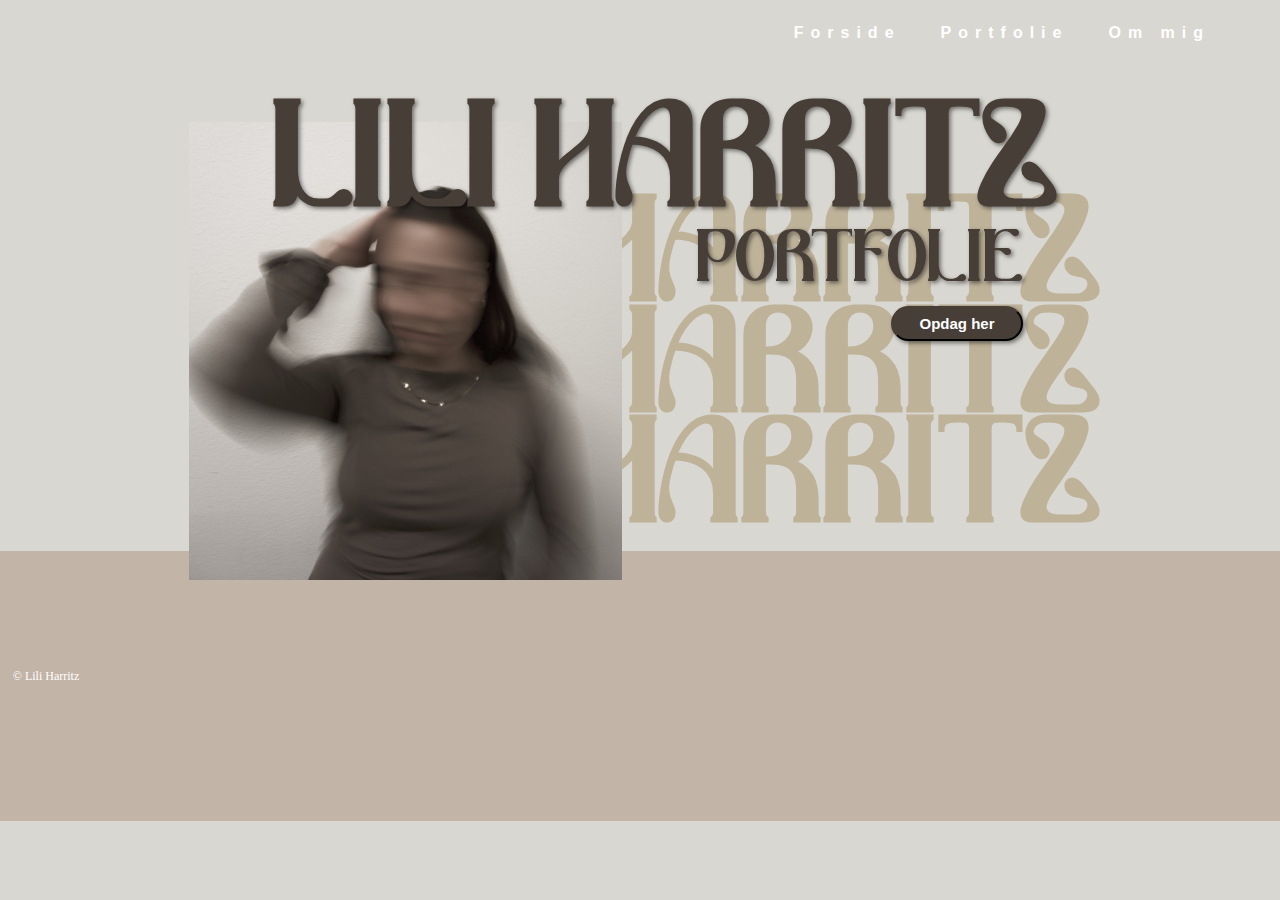
<file: index.html>
<!DOCTYPE html>
<html lang="en">
  <link rel="icon" type="image/jpg" href="img/logo.png" />
  <head>
    <meta charset="UTF-8" />
    <meta name="viewport" content="width=device-width, initial-scale=1.0" />
    <title>Lili Harritz eksamens portfolie</title>
    <link rel="stylesheet" href="./css/style.css" />
    <link rel="stylesheet" href="./css/forside.css" />
  </head>
  <body>
    <header>
      <nav class="navbar">
        <ul>
          <li><a class="nav" href="index.html">Forside</a></li>

          <li><a class="nav" href="portfolie.html">Portfolie</a></li>

          <li><a class="nav" href="ommig.html">Om mig</a></li>
        </ul>
      </nav>
      <div class="hamburger">
        <div class="bar"></div>
      </div>
    </header>
    <nav class="mobile-nav">
      <a href="index.html">Forside</a>
      <a href="portfolie.html">Portfolie</a>
      <a href="ommig.html">Om mig</a>
    </nav>
    <main>
      <div class="test_container">
        <div class="forside_container">
          <h1 class="liliharritz">LILI HARRITZ</h1>
          <div class="forside_billede_container">
            <img class="forsidebillede" src="./img/forsidebillede.png" alt="" />
            <div class="harritzbox">
              <h2 class="portfolie">PORTFOLIE</h2>
              <button class="opdagherknap">
                <a href="portfolie.html">Opdag her</a>
              </button>
              <h3 class="harritzx4">HARRITZ</h3>
              <h3 class="harritzx4">HARRITZ</h3>
              <h3 class="harritzx4">HARRITZ</h3>
              <h3 class="harritzx4">HARRITZ</h3>
              <h3 class="harritzx4">HARRITZ</h3>
              <h3 class="harritzx4">HARRITZ</h3>
            </div>
          </div>
        </div>
      </div>
      <div class="brunbox"></div>
    </main>
    <footer>
      <nav>
        <a
          class="footer_tekst"
          href="https://www.facebook.com/profile.php?id=100010022326182"
          >© Lili Harritz</a
        >
      </nav>
    </footer>
    <script src="main.js"></script>
  </body>
</html>
</file>
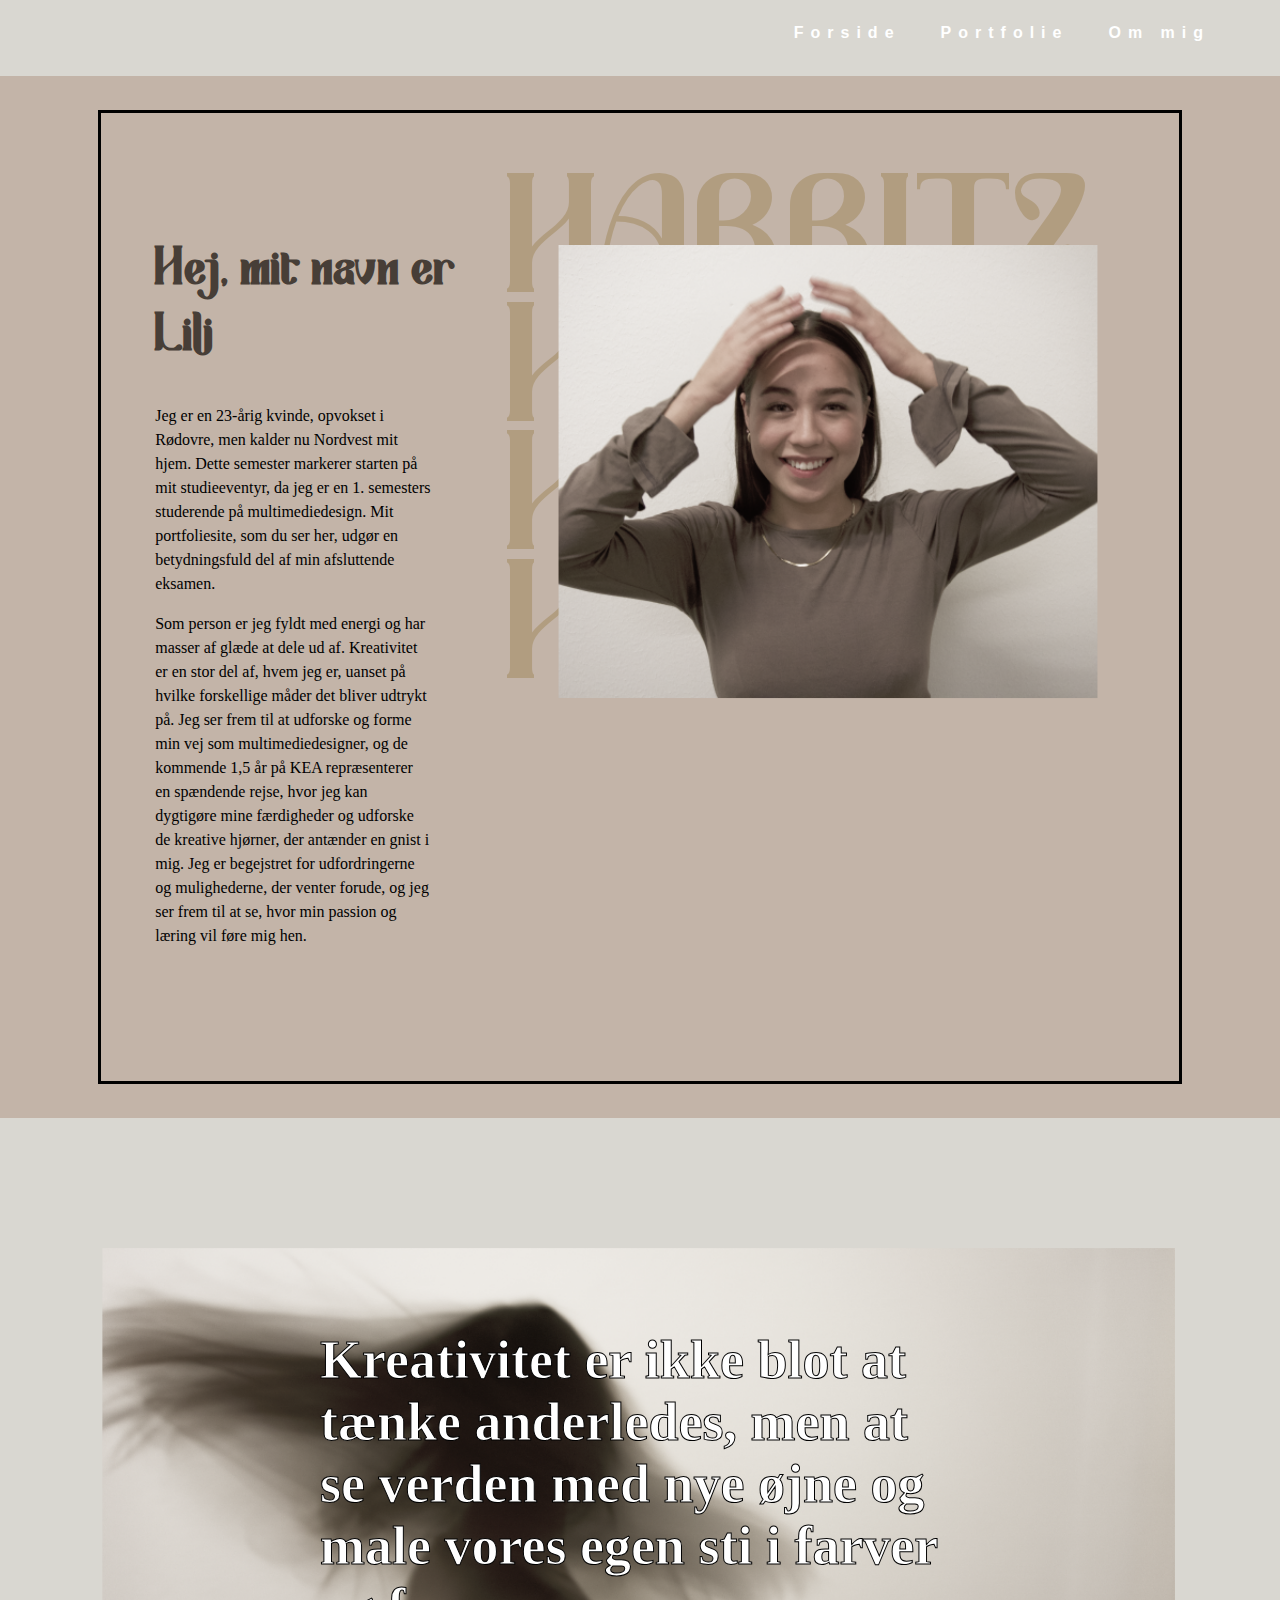
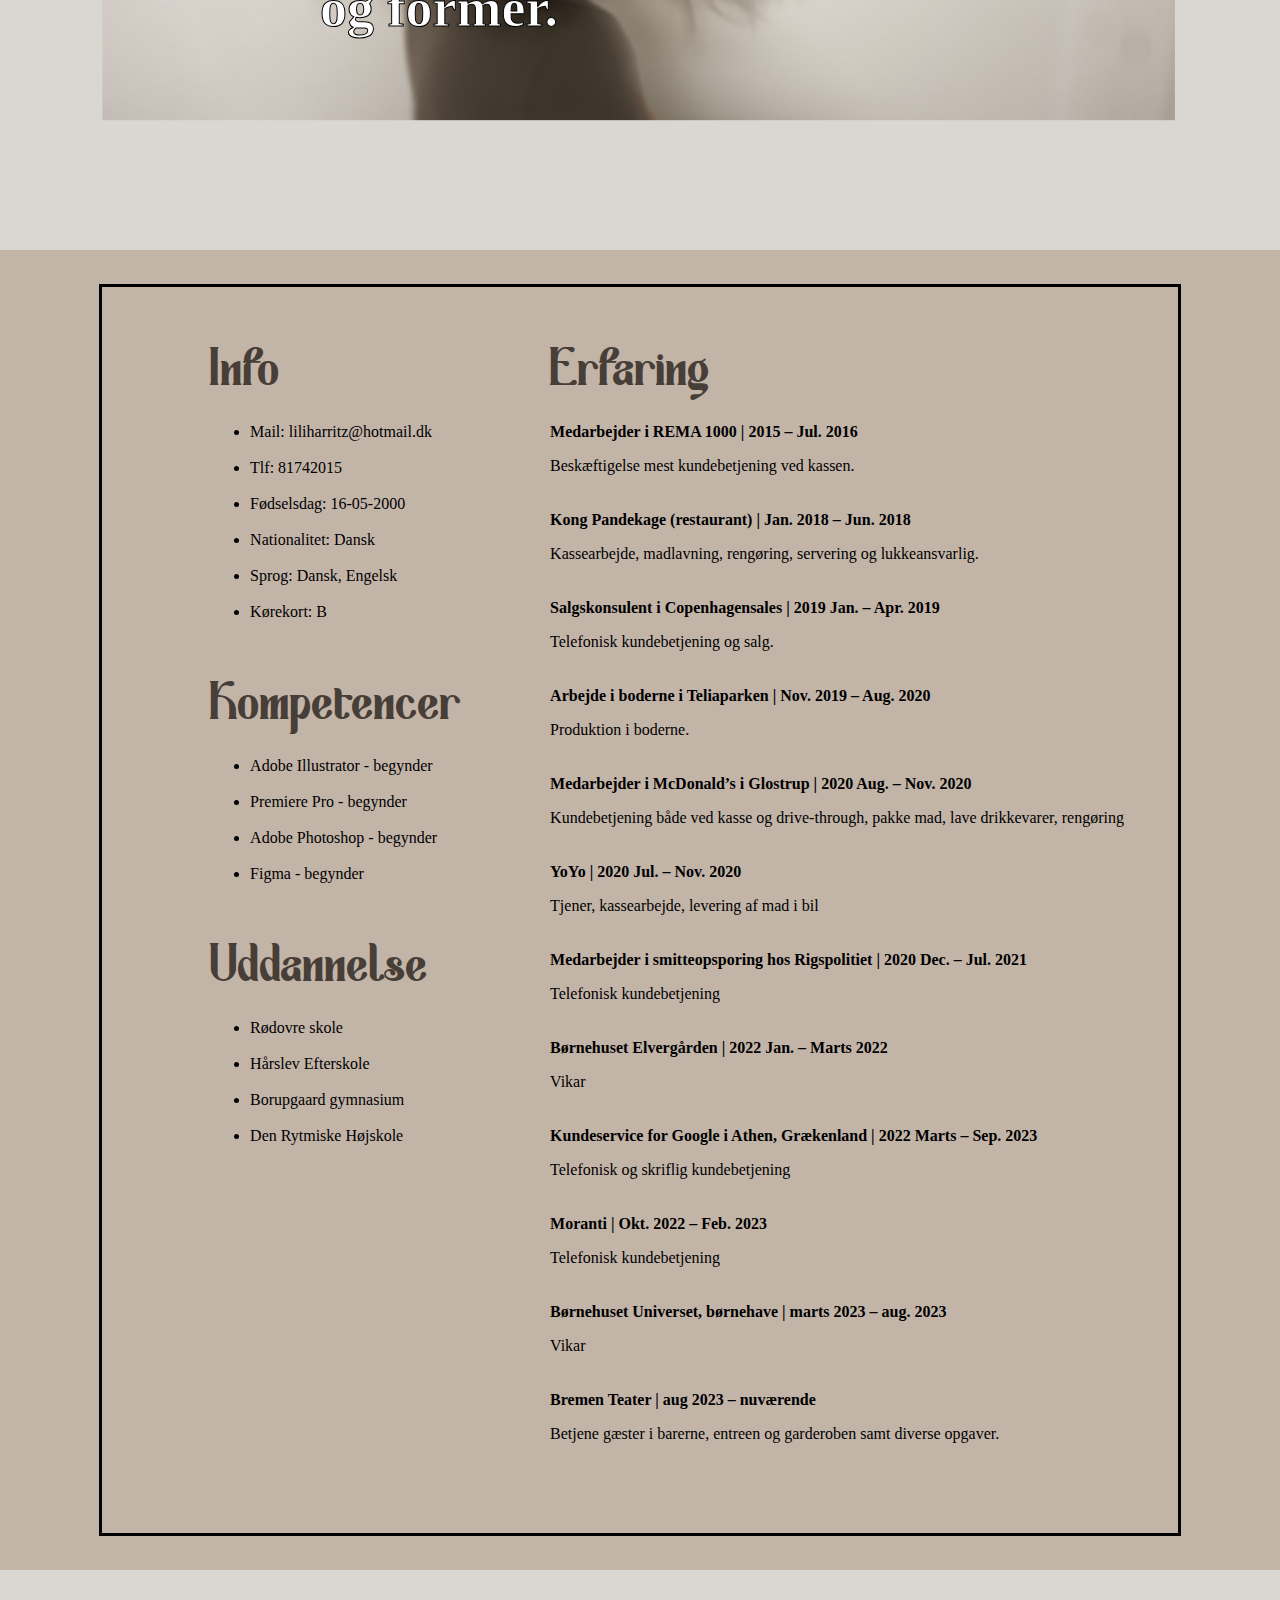
<file: ommig.html>
<!DOCTYPE html>
<html lang="en">
  <link rel="icon" type="image/jpg" href="img/logo.png" />
  <head>
    <meta charset="UTF-8" />
    <meta name="viewport" content="width=device-width, initial-scale=1.0" />
    <title>Lili Harritz eksamens portfolie</title>
    <link rel="stylesheet" href="./css/ommig.css" />
    <link rel="stylesheet" href="./css/style.css" />
    <link rel="stylesheet" href="./css/portfolie.css" />
  </head>
  <body>
    <header>
      <nav class="navbar">
        <ul>
          <li><a class="nav" href="index.html">Forside</a></li>

          <li><a class="nav" href="portfolie.html">Portfolie</a></li>

          <li><a class="nav" href="ommig.html">Om mig</a></li>
        </ul>
      </nav>
      <div class="hamburger">
        <div class="bar"></div>
      </div>
    </header>
    <nav class="mobile-nav">
      <a href="index.html">Forside</a>
      <a href="portfolie.html">Portfolie</a>
      <a href="ommig.html">Om mig</a>
    </nav>
    <main>
      <div class="box_portfolie1">
        <div class="bordered-rectangle">
          <div class="tekstommig">
            <h6>Hej, mit navn er Lili</h6>
            <div class="ommig_container"></div>
            <p class="ommig_tekst">
              Jeg er en 23-årig kvinde, opvokset i Rødovre, men kalder nu
              Nordvest mit hjem. Dette semester markerer starten på mit
              studieeventyr, da jeg er en 1. semesters studerende på
              multimediedesign. Mit portfoliesite, som du ser her, udgør en
              betydningsfuld del af min afsluttende eksamen.
            </p>
            <p class="ommig_tekst">
              Som person er jeg fyldt med energi og har masser af glæde at dele
              ud af. Kreativitet er en stor del af, hvem jeg er, uanset på
              hvilke forskellige måder det bliver udtrykt på. Jeg ser frem til
              at udforske og forme min vej som multimediedesigner, og de
              kommende 1,5 år på KEA repræsenterer en spændende rejse, hvor jeg
              kan dygtigøre mine færdigheder og udforske de kreative hjørner,
              der antænder en gnist i mig. Jeg er begejstret for udfordringerne
              og mulighederne, der venter forude, og jeg ser frem til at se,
              hvor min passion og læring vil føre mig hen.
            </p>
          </div>
          <div class="harritz_ommig">
            <img class="ommig1" src="./img/ommigbillede.png" alt="tema 2" />
            <h7 class="ommigharritz">HARRITZ</h7>
            <h7 class="ommigharritz">HARRITZ</h7>
            <h7 class="ommigharritz">HARRITZ</h7>
            <h7 class="ommigharritz">HARRITZ</h7>
          </div>
        </div>
      </div>
      <div class="box_citat">
        <div class="container_ommig">
          <div class="center">
            <img class="ommig2" src="./img/citetbillede.png" alt="tema 2" />
          </div>
          <div class="center">
            <p class="citat">
              Kreativitet er ikke blot at tænke anderledes, men at se verden med
              nye øjne og male vores egen sti i farver og former.
            </p>
          </div>
        </div>
      </div>

      <div class="box_portfolie1">
        <div class="bordered-rectangle">
          <div class="cv_venstre">
            <div class="cv_marginbottom">
              <h8 class="cv_overskrift">Info</h8>
              <ul class="normal_tekst_info">
                <li>Mail: liliharritz@hotmail.dk</li>
                <li>Tlf: 81742015</li>
                <li>Fødselsdag: 16-05-2000</li>
                <li>Nationalitet: Dansk</li>
                <li>Sprog: Dansk, Engelsk</li>
                <li>Kørekort: B</li>
              </ul>
            </div>
            <div class="cv_marginbottom">
              <h8 class="cv_overskrift">Kompetencer</h8>
              <ul class="normal_tekst_info">
                <li>Adobe Illustrator - begynder</li>
                <li>Premiere Pro - begynder</li>
                <li>Adobe Photoshop - begynder</li>
                <li>Figma - begynder</li>
              </ul>
            </div>
            <div>
              <h8 class="cv_overskrift">Uddannelse</h8>
              <ul class="normal_tekst_info">
                <li>Rødovre skole</li>
                <li>Hårslev Efterskole</li>
                <li>Borupgaard gymnasium</li>
                <li>Den Rytmiske Højskole</li>
              </ul>
            </div>
          </div>
          <div class="cv_højre">
            <h8 class="cv_overskrift">Erfaring</h8>
            <p class="bold_tekst">Medarbejder i REMA 1000 | 2015 – Jul. 2016</p>
            <p class="margin-bottom">
              Beskæftigelse mest kundebetjening ved kassen.
            </p>
            <p class="bold_tekst">
              Kong Pandekage (restaurant) | Jan. 2018 – Jun. 2018
            </p>
            <p class="margin-bottom">
              Kassearbejde, madlavning, rengøring, servering og lukkeansvarlig.
            </p>
            <p class="bold_tekst">
              Salgskonsulent i Copenhagensales | 2019 Jan. – Apr. 2019
            </p>
            <p class="margin-bottom">Telefonisk kundebetjening og salg.</p>
            <p class="bold_tekst">
              Arbejde i boderne i Teliaparken | Nov. 2019 – Aug. 2020
            </p>
            <p class="margin-bottom">Produktion i boderne.</p>
            <p class="bold_tekst">
              Medarbejder i McDonald’s i Glostrup | 2020 Aug. – Nov. 2020
            </p>
            <p class="margin-bottom">
              Kundebetjening både ved kasse og drive-through, pakke mad, lave
              drikkevarer, rengøring
            </p>
            <p class="bold_tekst">YoYo | 2020 Jul. – Nov. 2020</p>
            <p class="margin-bottom">
              Tjener, kassearbejde, levering af mad i bil
            </p>
            <p class="bold_tekst">
              Medarbejder i smitteopsporing hos Rigspolitiet | 2020 Dec. – Jul.
              2021
            </p>
            <p class="margin-bottom">Telefonisk kundebetjening</p>
            <p class="bold_tekst">
              Børnehuset Elvergården | 2022 Jan. – Marts 2022
            </p>
            <p class="margin-bottom">Vikar</p>
            <p class="bold_tekst">
              Kundeservice for Google i Athen, Grækenland | 2022 Marts – Sep.
              2023
            </p>
            <p class="margin-bottom">Telefonisk og skriflig kundebetjening</p>
            <p class="bold_tekst">Moranti | Okt. 2022 – Feb. 2023</p>
            <p class="margin-bottom">Telefonisk kundebetjening</p>
            <p class="bold_tekst">
              Børnehuset Universet, børnehave | marts 2023 – aug. 2023
            </p>
            <p class="margin-bottom">Vikar</p>
            <p class="bold_tekst">Bremen Teater | aug 2023 – nuværende</p>
            <p class="margin-bottom">
              Betjene gæster i barerne, entreen og garderoben samt diverse
              opgaver.
            </p>
          </div>
        </div>
      </div>
    </main>
    <footer>
      <nav>
        <a
          class="footer_tekst"
          href="https://www.facebook.com/profile.php?id=100010022326182"
          >© Lili Harritz</a
        >
      </nav>
    </footer>
    <script src="main.js"></script>
  </body>
</html>
</file>
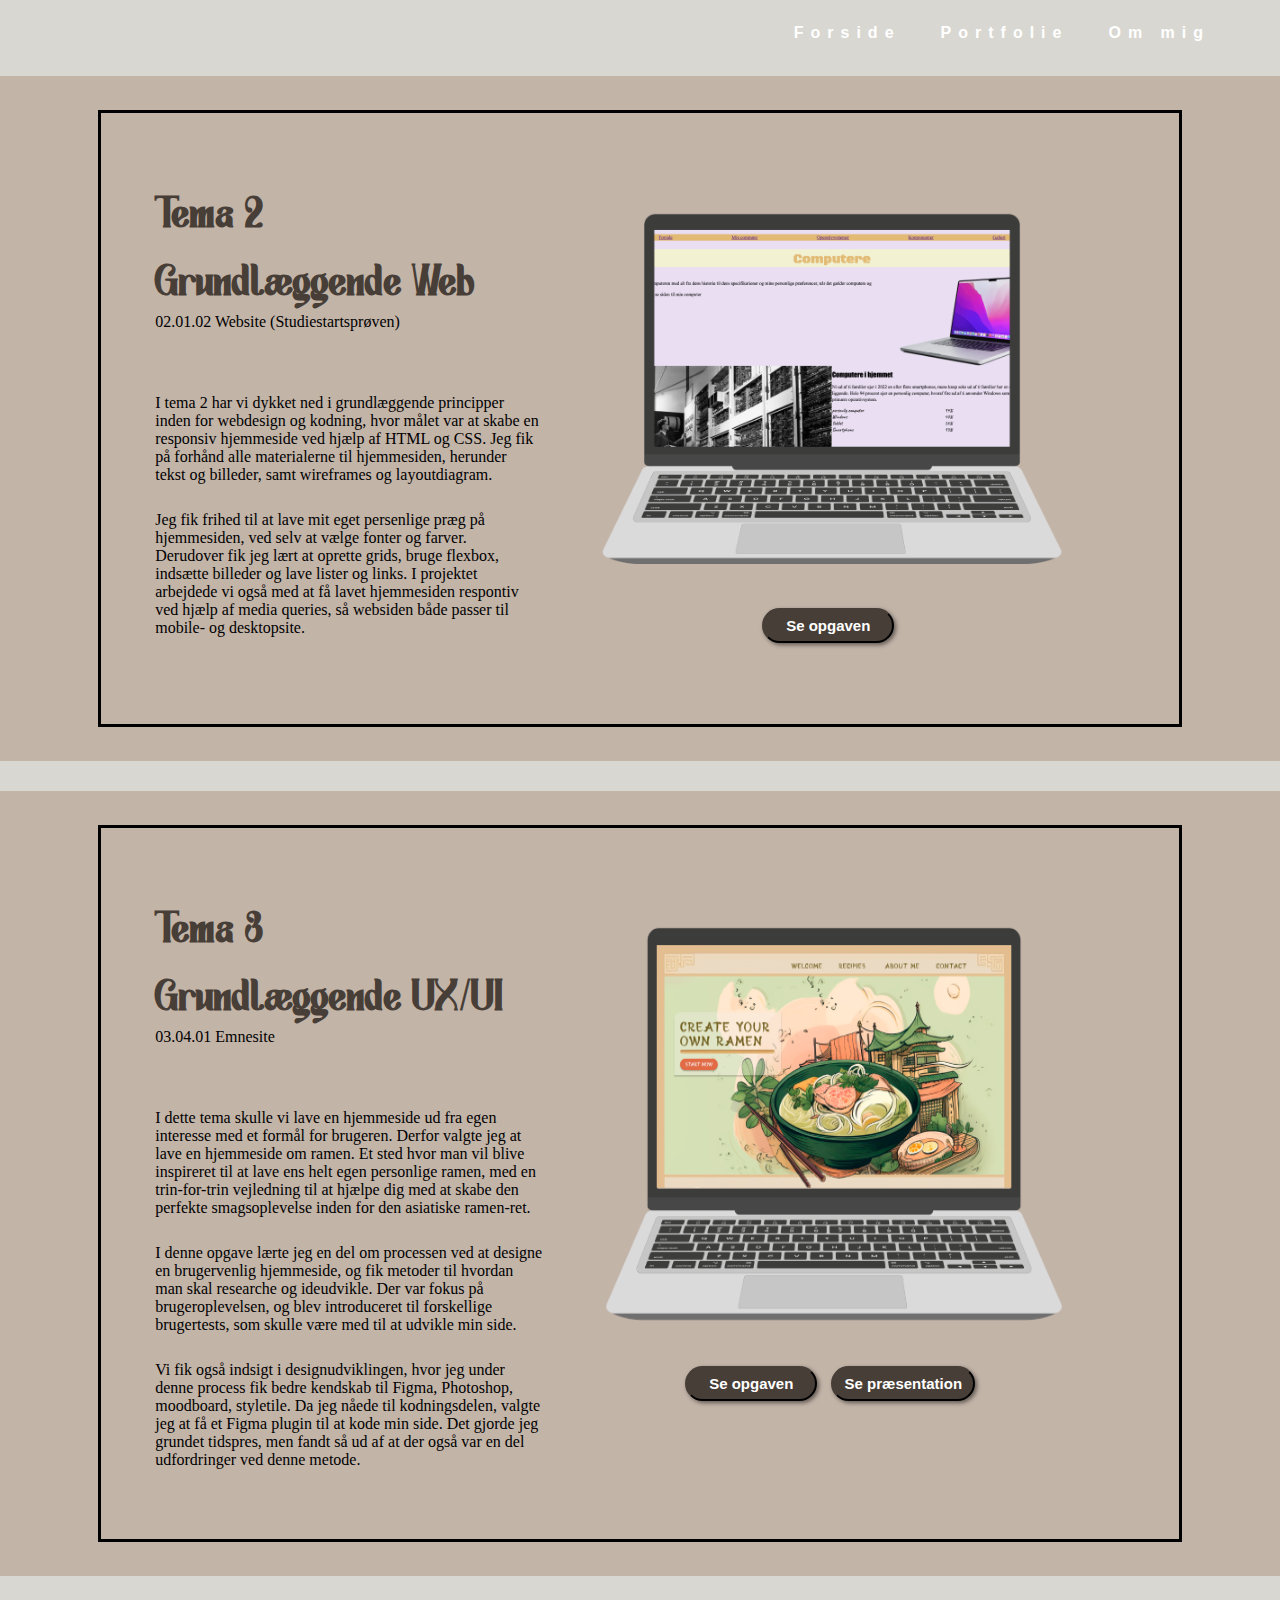
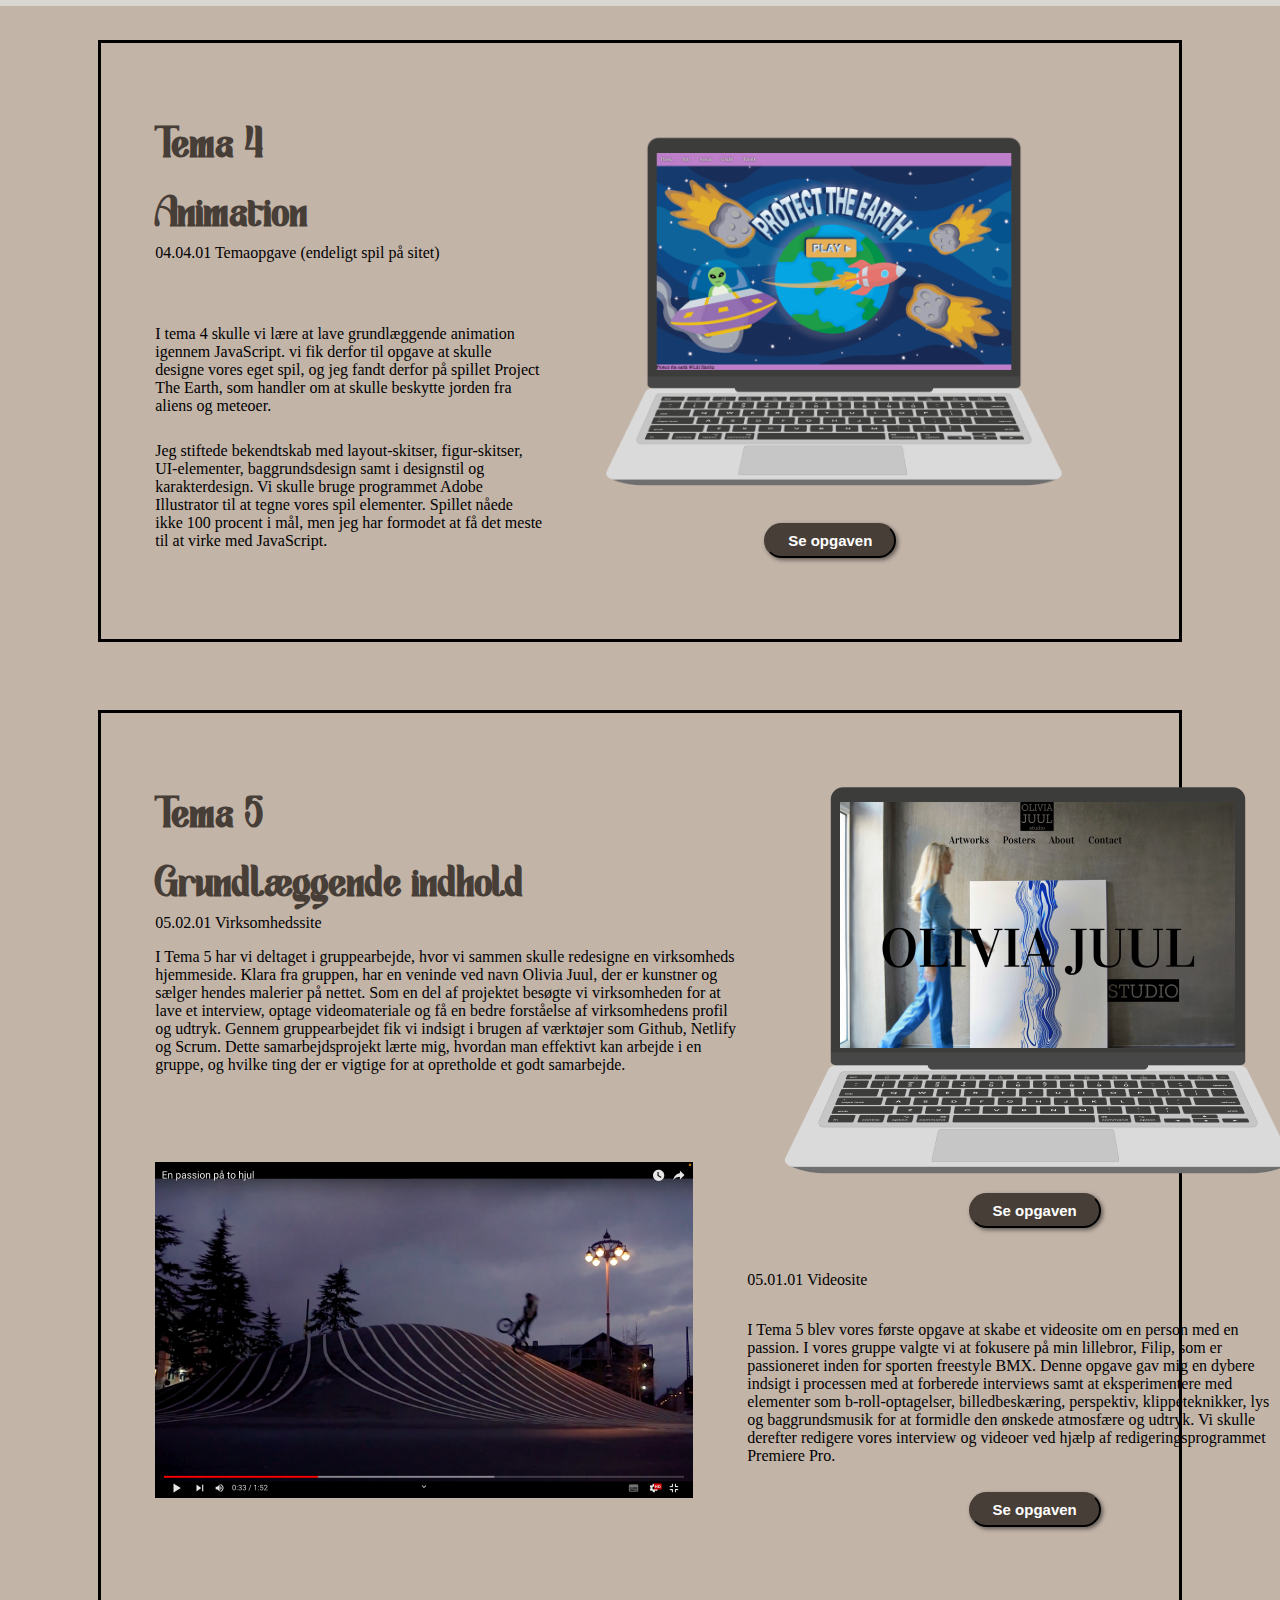
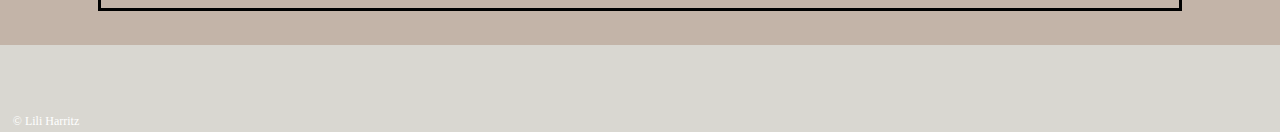
<file: portfolie.html>
<!DOCTYPE html>
<html lang="en">
  <link rel="icon" type="image/jpg" href="img/logo.png" />
  <head>
    <meta charset="UTF-8" />
    <meta name="viewport" content="width=device-width, initial-scale=1.0" />
    <title>Lili Harritz eksamens portfolie</title>
    <link rel="stylesheet" href="./css/style.css" />
    <link rel="stylesheet" href="./css/portfolie.css" />
    <link rel="stylesheet" href="./css/ommig.css" />
  </head>
  <body>
    <header>
      <nav class="navbar">
        <ul>
          <li><a class="nav" href="index.html">Forside</a></li>

          <li><a class="nav" href="portfolie.html">Portfolie</a></li>

          <li><a class="nav" href="ommig.html">Om mig</a></li>
        </ul>
      </nav>
      <div class="hamburger">
        <div class="bar"></div>
      </div>
    </header>
    <nav class="mobile-nav">
      <a href="index.html">Forside</a>
      <a href="portfolie.html">Portfolie</a>
      <a href="ommig.html">Om mig</a>
    </nav>
    <main>
      <div class="box_portfolie">
        <div class="bordered-rectangle">
          <div class="width">
            <h4>Tema 2</h4>
            <h5>Grundlæggende Web</h5>
            <p>02.01.02 Website (Studiestartsprøven)</p>
            <p class="tema2_tekst1">
              I tema 2 har vi dykket ned i grundlæggende principper inden for
              webdesign og kodning, hvor målet var at skabe en responsiv
              hjemmeside ved hjælp af HTML og CSS. Jeg fik på forhånd alle
              materialerne til hjemmesiden, herunder tekst og billeder, samt
              wireframes og layoutdiagram.
            </p>
            <p class="tema2_tekst2">
              Jeg fik frihed til at lave mit eget persenlige præg på
              hjemmesiden, ved selv at vælge fonter og farver. Derudover fik jeg
              lært at oprette grids, bruge flexbox, indsætte billeder og lave
              lister og links. I projektet arbejdede vi også med at få lavet
              hjemmesiden respontiv ved hjælp af media queries, så websiden både
              passer til mobile- og desktopsite.
            </p>
            </p>
          </div>
          <div class="center_img_btn">
            <img class="tema2billede" src="./img/tema2.png" alt="tema 2" />
            <a href="https://liliharritz.github.io/mobilsite-web/"><button class="btn_port">Se opgaven</button></a>
          </div>
        </div>
      </div>

      <div class="box_portfolie">
        <div class="bordered-rectangle">
          <div class="width">
            <h4>Tema 3</h4>
            <h5>Grundlæggende UX/UI</h5>
            <p>03.04.01 Emnesite</p>
            <p class="tema2_tekst1">
              I dette tema skulle vi lave en hjemmeside ud fra egen interesse med et formål for brugeren. Derfor valgte jeg at lave en hjemmeside om ramen. Et sted hvor man vil blive inspireret til at lave ens helt egen personlige ramen, med en trin-for-trin vejledning til at hjælpe dig med at skabe den perfekte smagsoplevelse inden for den asiatiske ramen-ret.
            </p>
            <p class="tema2_tekst2">I denne opgave lærte jeg en del om processen ved at designe en brugervenlig hjemmeside, og fik metoder til hvordan man skal researche og ideudvikle. Der var fokus på brugeroplevelsen, og blev introduceret til forskellige brugertests, som skulle være med til at udvikle min side.</p>
            <p class="tema2_tekst2">Vi fik også indsigt i designudviklingen, hvor jeg under denne process fik bedre kendskab til Figma, Photoshop, moodboard, styletile. Da jeg nåede til kodningsdelen, valgte jeg at få et Figma plugin til at kode min side. Det gjorde jeg grundet tidspres, men fandt så ud af at der også var en del udfordringer ved denne metode.</p>
          </div>
          <div class="center_img_btn">
            <img
              class="tema2billede"
              src="./img/tema3billede.png"
              alt="tema 3"
            />
            <a href="https://liliharritz.github.io/ramenhomecraft/"><button class="btn_port">Se opgaven</button></a>
            <a href="https://studkea-my.sharepoint.com/:p:/g/personal/liha0001_stud_kea_dk/EdioDLobwklMo6XEs5NrDt0BSqt84NjL2bP7dsPHlQfRTA?e=EOdPWP"><button class="btn_presentation">Se præsentation</button></a>
          </div>
          </div>
        </div>
      </div>

      <div class="box_portfolie1">
        <div class="bordered-rectangle">
          <div class="width">
            <h4>Tema 4</h4>
            <h5>Animation</h5>
            <p>04.04.01 Temaopgave (endeligt spil på sitet)</p>
            <p class="tema2_tekst1">
I tema 4 skulle vi lære at lave grundlæggende animation igennem JavaScript. vi fik derfor til opgave at skulle designe vores eget spil, og jeg fandt derfor på spillet Project The Earth, som handler om at skulle beskytte jorden fra aliens og meteoer.
            </p>
            <p class="tema2_tekst2">
              Jeg stiftede bekendtskab med layout-skitser, figur-skitser, UI-elementer, baggrundsdesign samt i designstil og karakterdesign. Vi skulle bruge programmet Adobe Illustrator til at tegne vores spil elementer. Spillet nåede ikke 100 procent i mål, men jeg har formodet at få det meste til at virke med JavaScript.
            </p>
          </div>

          <div class="center_img_btn">
            <img
              class="tema2billede"
              src="./img/tema4billede.png"
              alt="tema 4"
            />
            <a href="https://liliharritz.github.io/project-the-earth-spil/"><button class="btn_port">Se opgaven</button></a>
          </div>
        </div>
      </div>

      <div class="box_portfolie">
        <div class="bordered-rectangle">
          <div class="width">
            <h4>Tema 5</h4>
            <h5>Grundlæggende indhold</h5>
            <p>05.02.01 Virksomhedssite</p>
            <p class="tema2_tekst">
              I Tema 5 har vi deltaget i gruppearbejde, hvor vi sammen skulle redesigne en virksomheds hjemmeside. Klara fra gruppen, har en veninde ved navn Olivia Juul, der er kunstner og sælger hendes malerier på nettet. Som en del af projektet besøgte vi virksomheden for at lave et interview, optage videomateriale og få en bedre forståelse af virksomhedens profil og udtryk. Gennem gruppearbejdet fik vi indsigt i brugen af værktøjer som Github, Netlify og Scrum. Dette samarbejdsprojekt lærte mig, hvordan man effektivt kan arbejde i en gruppe, og hvilke ting der er vigtige for at opretholde et godt samarbejde.
            </p>
            <img
              class="videositebillede"
              src="./img/videositebillede.png"
              alt="tema 5"
            />
          </div>
          <div class="width">
            <div class="center_img_btn">
            <img
              class="tema5billede"
              src="./img/tema5billede.png"
              alt="tema 5"
            />
            <a href="https://liliharritz.github.io/VIRKSOMHEDSSITE12-12/">
            <button>Se opgaven</button>
          </a>
          </div>
            <p>05.01.01 Videosite</p>
            <div class="center_img_btn">
            <p class="videosite_tekst">
              I Tema 5 blev vores første opgave at skabe et videosite om en person med en passion. I vores gruppe valgte vi at fokusere på min lillebror, Filip, som er passioneret inden for sporten freestyle BMX. Denne opgave gav mig en dybere indsigt i processen med at forberede interviews samt at eksperimentere med elementer som b-roll-optagelser, billedbeskæring, perspektiv, klippeteknikker, lys og baggrundsmusik for at formidle den ønskede atmosfære og udtryk. Vi skulle derefter redigere vores interview og videoer ved hjælp af redigeringsprogrammet Premiere Pro.
            </p>
            <a href="https://youtu.be/y4JREroJiy8">
            <button class="bnt_tema5">Se opgaven</button>
          </a>
            </div>
          </div>
        </div>
      </div>
    </main>
    <footer>
      <nav>
        <a
          class="footer_tekst"
          href="https://www.facebook.com/profile.php?id=100010022326182"
          >© Lili Harritz</a
        >
      </nav>
    </footer>
    <script src="main.js"></script>
  </body>
</html>
</file>
<file: css/style.css>
/* Fonts */

@font-face {
  font-family: realitystone;
  src: url(../fonts/Reality-Stone.ttf);
}

.mobile-nav {
  display: none;
}
.harritzx4:nth-of-type(4) {
  display: none;
}
.harritzx4:nth-of-type(5) {
  display: none;
}
.harritzx4:nth-of-type(6) {
  display: none;
}

/* Baggrund */

body {
  margin: 0;
  padding: 0;
  background-color: rgb(217, 215, 209);
  background-position: center;
  background-size: cover;
  min-height: 97vh;
}

/* navigation */

header li {
  list-style: none;
}

.navbar {
  min-height: 45px;
  display: flex;
  justify-content: right;
  padding: 0 50px;
  margin-top: 8px;
}

.nav {
  color: rgb(255, 255, 255);
  letter-spacing: 7px;
  text-decoration: none;
  font-weight: 600;
  font-family: Helvetica;
  margin: 0 20px;
}

nav ul {
  display: flex;
}

a:hover {
  color: rgb(0, 0, 0);
  transition: border-bottom 0.3s; /* Overgangseffekt */
}

/* footer */

footer {
  margin-left: 1%;
  position: relative;
  top: 4vh;
  margin-bottom: 3%;
}

.footer_tekst {
  text-decoration: none;
  color: #ffffff;
  font-size: 12px;
}

@media (min-width: 481px) and (max-width: 960px) {
  /* foside */

  .forsidebillede {
    scale: 0.6;
    max-width: 100%;
    transform: translateY(23vw);
    left: -100px;
  }

  .liliharritz {
    top: 0%;
    left: 22%;
  }

  .portfolie {
    top: 30%;
    left: 40%;
  }

  .harritzbox {
    left: -267px;
  }

  .harritzx4 {
    margin: 0;
    top: 30%;
    left: 15%;
    line-height: 1.2;
  }
  .opdagherknap {
    transform: translateY(80px);
  }

  .harritzx4:nth-of-type(4) {
    display: block;
  }

  /* portfolie */

  .center_img_btn {
    display: flex;
    align-items: center;
  }

  .btn_port {
    left: -85px;
  }

  .citat {
    font-size: 20px;
  }

  .ommig1 {
    scale: 0.7;
    left: -30px;
    top: -20px;
    max-width: 100%;
    display: flex;
    align-items: center;
  }

  .width {
    width: 80%;
  }

  .tema2billede {
    scale: 0.5;
    right: 70px;
  }

  .tema5billede {
    scale: 0.9;
    left: -35vw;
  }

  .videositebillede {
    left: -35vw;
  }

  .bordered-rectangle {
    display: flex;
    flex-direction: column;
    flex-wrap: wrap;
  }

  /* virker ikke */
  h4,
  h5,
  h6 {
    font-size: 6vh; /* Reducer overskriftsstørrelsen på mobilskærme */
  }

  h7 {
    font-size: 6vh;
  }

  /* om mig side */

  .cv_venstre {
    margin-right: 0;
    margin-left: 0;
    margin-bottom: 4vw;
  }

  .ommig1 {
    scale: 0.7;
    left: -53px;
    top: -39px;
    position: absolute;
  }

  .ommig2 {
    width: 50vw;
    height: 30vw;
    object-fit: cover;
  }

  .harritz_ommig {
    height: 43vw;
  }

  .ommigharritz {
    font-size: 12vw;
  }

  .citat {
    font-size: 5vh;
  }
}

@media (max-width: 480px) {
  /* forside */

  .forsidebillede {
    scale: 0.5;
    max-width: 50vw;
    transform: translateY(130px);
    left: -130px;
  }
  .forside_billede_container {
    margin-top: 0px;
  }

  .liliharritz {
    top: -25px;
    font-size: 10vw;
  }

  .portfolie {
    top: 27%;
    left: 0%;
    font-size: 5.5vw;
    z-index: 10;
  }

  .harritzbox {
    left: -280px;
  }

  .harritzx4 {
    margin: 0;
    top: 27%;
    left: -25%;
    line-height: 1.2;
    font-size: 10vw;
  }

  .harritzx4:nth-of-type(4) {
    display: block;
  }
  .harritzx4:nth-of-type(5) {
    display: block;
  }
  .harritzx4:nth-of-type(6) {
    display: block;
  }

  .opdagherknap {
    scale: 0.8;
    margin-top: 26%;
    margin-left: -35%;
  }

  .test_container {
    display: flex;
    justify-content: center;
    margin-top: 0;
    margin-left: -10px;
  }

  .brunbox {
    all: unset;
    transform: translateY(-40px);
    height: 80vh;
  }

  /*portfolie */

  .bordered-rectangle {
    border: 3px solid #000;
    padding: 25px;
    display: flex;
    flex-direction: column;
  }

  .box_portfolie {
    flex-direction: column;
  }

  /* tema 2,3,4 billede - virker ikke */
  .tema2billede {
    scale: 0.8;
  }

  /* virker ikke */
  .button {
    margin-bottom: 3vw;
    scale: 0.8;
  }

  /* om mig side */

  .ommigharritz {
    font-size: 12vw;
  }

  .citat {
    font-size: 6vw;
  }

  .ommig2 {
    width: 50vw;
    height: 50vw;
    object-fit: cover;
  }

  .container_ommig {
    height: 40vh;
  }

  .cv_venstre {
    margin-right: 0;
    margin-left: 0;
    margin-bottom: 4vw;
  }
}

/*****burgermenu */

@media (max-width: 700px) {
  /*burgermenu **/
  .nav {
    display: none;
  }

  /* burgermenu styling */
  .hamburger {
    position: relative;
    display: block;
    width: 50px;
    height: 35px;
    cursor: pointer;

    appearance: none;
    background: none;
    outline: none;
    border: none;
    top: -27px;
  }

  .hamburger .bar,
  .hamburger:after,
  .hamburger:before {
    content: "";
    display: block;
    width: 100%;
    height: 5px;
    background-color: rgb(255, 255, 255);
    margin: 6px 0px;
    transition: 0.4s;
  }

  /* burgermenu styling */

  /* Mine 3 streger */

  .hamburger.is-active:before {
    transform: rotate(-45deg) translate(-9px, 7px);
    position: relative;
    z-index: 99;
  }

  .hamburger.is-active:after {
    transform: rotate(45deg) translate(-8px, -7px);
    position: relative;
    z-index: 99;
  }

  .hamburger.is-active .bar {
    opacity: 0;
  }

  /* mobil nav */

  .mobile-nav {
    position: fixed;
    text-decoration: none;
    top: 0;
    left: 100%;
    width: 100%;
    min-height: 100vh;
    display: block;
    z-index: 99;
    background-color: rgb(217, 215, 209);
    padding-top: 120px;
    transition: 0.4s;
  }

  .mobile-nav.is-active {
    left: 0;
  }

  .mobile-nav a {
    display: block;
    width: 100%;
    max-width: 200px;
    margin: 0 auto 16px;
    text-align: center;
    padding: 12px 16px;
    background-color: #c3b4a8;
    color: rgb(255, 255, 255);
    font-weight: 600;
    letter-spacing: 7px;
    text-decoration: none;
    font-family: Helvetica, sans-serif;
  }

  .mobile-nav a:hover {
    color: rgb(0, 0, 0);
  }
}
</file>
<file: css/forside.css>
/* Forside overskrift */

h1 {
  font-family: realitystone;
  color: rgb(71, 62, 55);
  text-shadow: 2px 2px 4px rgba(0, 0, 0, 0.5);
  font-size: 8vw;
  z-index: 10;
  position: relative;
  top: -10%;
  left: 15.7%;
  margin-right: 0;
}

h2 {
  all: unset;
  font-family: realitystone;
  color: #473e37;
  text-shadow: 2px 2px 4px rgba(0, 0, 0, 0.5);
  font-size: 4vw;
  position: absolute;
  top: 1%;
  left: 75px;
  z-index: 1;
}

h3 {
  margin: -43px;
  padding: 0;
  position: relative;
  font-family: realitystone;
  font-size: 8vw;
  margin-right: 70px;
  opacity: 0.4;
  color: #987d47;
  line-height: 1.5;
  top: 5%;
}

.harritzbox {
  position: relative;
  margin-top: 42px;
}

/* Forside billede */

.forsidebillede {
  position: relative;
  z-index: 5;
  top: -50px;
  max-width: 100%;
  margin-left: 80px;
}

/* container */

.test_container {
  display: flex;
  justify-content: center;
  margin-top: 10px;
}

.forside_billede_container {
  display: flex;
  margin-top: -220px;
}

.brunbox {
  position: absolute;
  z-index: -1;
  height: 30vh;
  width: 100%;
  background-color: rgb(195, 180, 168);
  top: 551px;
}

/* Knap */

.opdagherknap {
  position: absolute;
  width: 132px;
  height: 35px;
  background-color: #473e37;
  border-color: #473e37;
  box-shadow: 2px 2px 4px rgba(0, 0, 0, 0.5);
  font-family: Helvetica, sans-serif;
  font-weight: 600;
  font-size: 15px;
  border-radius: 20px;
  z-index: 10;
  top: 22%;
  left: 49%;
  cursor: pointer;
}

.opdagherknap a {
  text-decoration: none;
  color: #ffffff;
}

button:hover {
  background-color: #67594f;
  transition: 0.7s;
}
</file>
<file: css/ommig.css>
.box_portfolie1 {
  position: relative;
  background-color: rgb(195, 180, 168);
  padding: 34px;
  display: flex;
  justify-content: space-around;
}

/* tekst og overskrifter */

h6 {
  font-family: realitystone;
  color: #473e37;
  font-size: 4vh;
  position: relative;
  top: -11px;
}

h7 {
  position: relative;
  font-family: realitystone;
  font-size: 13vh;
  opacity: 0.4;
  color: rgb(152, 125, 71);
  line-height: 1.1;
  left: -4px;
  top: 5px;
}

/* Billede */

.ommig1 {
  scale: 0.85;
  position: absolute;
  z-index: 2;
  width: 100%;
  top: 38px;
}

.ommig2 {
  width: 100%;
  display: flex;
  align-items: center;
  scale: 1.68;
}

/* Hej, mit navn er Lili... */

.harritz_ommig {
  position: relative;
  padding: 20px;
}

.ommig_tekst {
  margin-right: 60px;
  line-height: 1.5;
  top: -7vh;
  position: relative;
}

.ommig_tekst1 {
  margin-top: 5vh;
  margin-right: 60px;
  line-height: 1.5;
}

.ommig_container {
  top: -30px;
}

/* Citat layout */

.citat {
  font-size: 6vh;
  justify-content: center;
  position: relative;
  color: white;
  -webkit-text-stroke: 1px #000;
}

.container_ommig {
  width: 88.5vw;
  height: 70vh;
  background-size: cover;
  background-position: 25% 10%;
  justify-content: center;
}

.center {
  color: white;
  position: absolute;
  top: 50%;
  left: 50%;
  transform: translate(-50%, -50%);
  font-size: 4rem;
  font-weight: bold;
}

.box_citat {
  position: relative;
  justify-content: space-around;
  background-color: rgb(217, 215, 209);
  padding: 4vw;
}

/* CV tekst */

h8 {
  position: relative;
  font-family: realitystone;
  font-size: 4vh;
  color: #473e37;
}

.cv_venstre {
  margin-right: 10vh;
  margin-left: 6vh;
}

li {
  margin-bottom: 2vh;
}

.cv_marginbottom {
  margin-bottom: 6vh;
}

.bold_tekst {
  font-weight: bold;
}

.margin-bottom {
  margin-bottom: 4vh;
}
</file>
<file: css/portfolie.css>
/* Box og firkant-linje */

.box_portfolie {
  position: relative;
  background-color: rgb(195, 180, 168);
  padding: 34px;
  display: flex;
  justify-content: space-around;
  margin-bottom: 30px;
}

.bordered-rectangle {
  border: 3px solid #000;
  padding: 54px;
  display: flex;
  max-width: 80%;
}

/* knapper */

.center_img_btn {
  display: flex;
  flex-wrap: wrap;
  justify-content: center;
}

button {
  list-style: none;
  width: 132px;
  height: 35px;
  background-color: #473e37;
  border-color: #473e37;
  color: #ffffff;
  box-shadow: 2px 2px 4px rgba(0, 0, 0, 0.5);
  font-family: Helvetica, sans-serif;
  font-weight: 600;
  font-size: 15px;
  border-radius: 20px;
  top: -3vh;
  margin-right: 7px;
  position: relative;
  cursor: pointer;
}

button:hover {
  background-color: #67594f;
  transition: 0.7s;
}

.btn_presentation {
  list-style: none;
  width: 144px;
  height: 35px;
  background-color: #473e37;
  border-color: #473e37;
  color: #ffffff;
  box-shadow: 2px 2px 4px rgba(0, 0, 0, 0.5);
  font-family: Helvetica, sans-serif;
  font-weight: 600;
  font-size: 15px;
  border-radius: 20px;
  top: -3vh;
  margin-left: 7px;
  position: relative;
}

/* billede og tekst */

.tema2billede {
  position: relative;
  scale: 0.9;
}

.tema2_tekst1 {
  margin-top: 7vh;
}

.tema2_tekst2 {
  margin-top: 3vh;
}

.videositebillede {
  margin-top: 8vh;
  margin-right: 6vh;
}

.videosite_tekst {
  margin-right: 6vh;
  margin-bottom: 6vh;
}

/* tekst */

h4,
h5 {
  font-family: realitystone;
  color: #473e37;
  font-size: 30px;
  position: relative;
  top: 11px;
  line-height: 1.2;
  margin-bottom: 20px;
}

h4 {
  font-family: realitystone;
  color: #473e37;
  font-size: 30px;
  position: relative;
  top: 11px;
  line-height: 0.01;
  margin-bottom: 20px;
}
</file>
